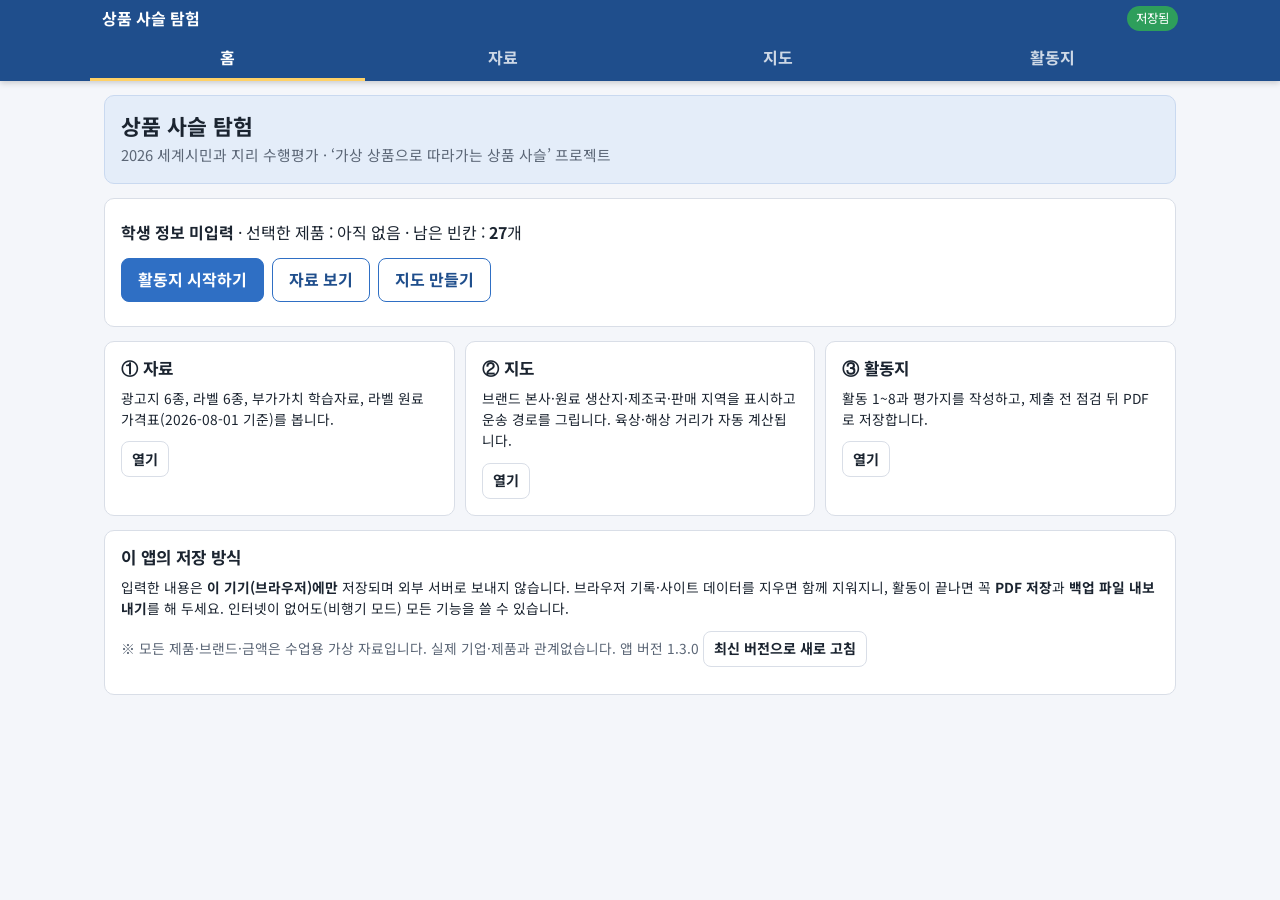
<file: index.html>
<!doctype html>
<html lang="ko">
<head>
<meta charset="utf-8">
<meta name="viewport" content="width=device-width, initial-scale=1, viewport-fit=cover">
<meta name="theme-color" content="#1f4e8c">
<meta name="description" content="2026 세계시민과 지리 수행평가 · 가상 상품으로 따라가는 상품 사슬 프로젝트 — 자료·지도·활동지 앱">
<title>상품 사슬 탐험</title>
<link rel="manifest" href="manifest.webmanifest">
<link rel="icon" href="assets/icon-192.png" type="image/png">
<link rel="apple-touch-icon" href="assets/icon-192.png">
<link rel="stylesheet" href="css/app.css">
</head>
<body>
<header id="topbar">
  <div class="inner">
    <span class="title">상품 사슬 탐험</span>
    <span id="saveStatus" data-state="saved">저장됨</span>
  </div>
  <nav id="tabs" aria-label="주 메뉴">
    <button data-tab="home">홈</button>
    <button data-tab="res">자료</button>
    <button data-tab="map">지도</button>
    <button data-tab="ws">활동지</button>
  </nav>
</header>
<main id="main"><div class="card">불러오는 중…</div></main>
<div id="navbar" hidden>
  <div class="inner">
    <button class="btn sec" id="btnPrev">이전</button>
    <span class="spacer" id="navPos"></span>
    <button class="btn" id="btnNext">다음</button>
  </div>
</div>
<div id="toast" hidden></div>
<div id="pdfRoot" aria-hidden="true"></div>

<script src="lib/localforage.min.js"></script>
<script src="lib/html2canvas.min.js"></script>
<script src="lib/jspdf.umd.min.js"></script>
<script src="js/data.js"></script>
<script src="js/geo.js"></script>
<script src="js/store.js"></script>
<script src="js/map.js"></script>
<script src="js/resources.js"></script>
<script src="js/worksheet.js"></script>
<script src="js/pdf.js"></script>
<script src="js/main.js"></script>
</body>
</html>
</file>
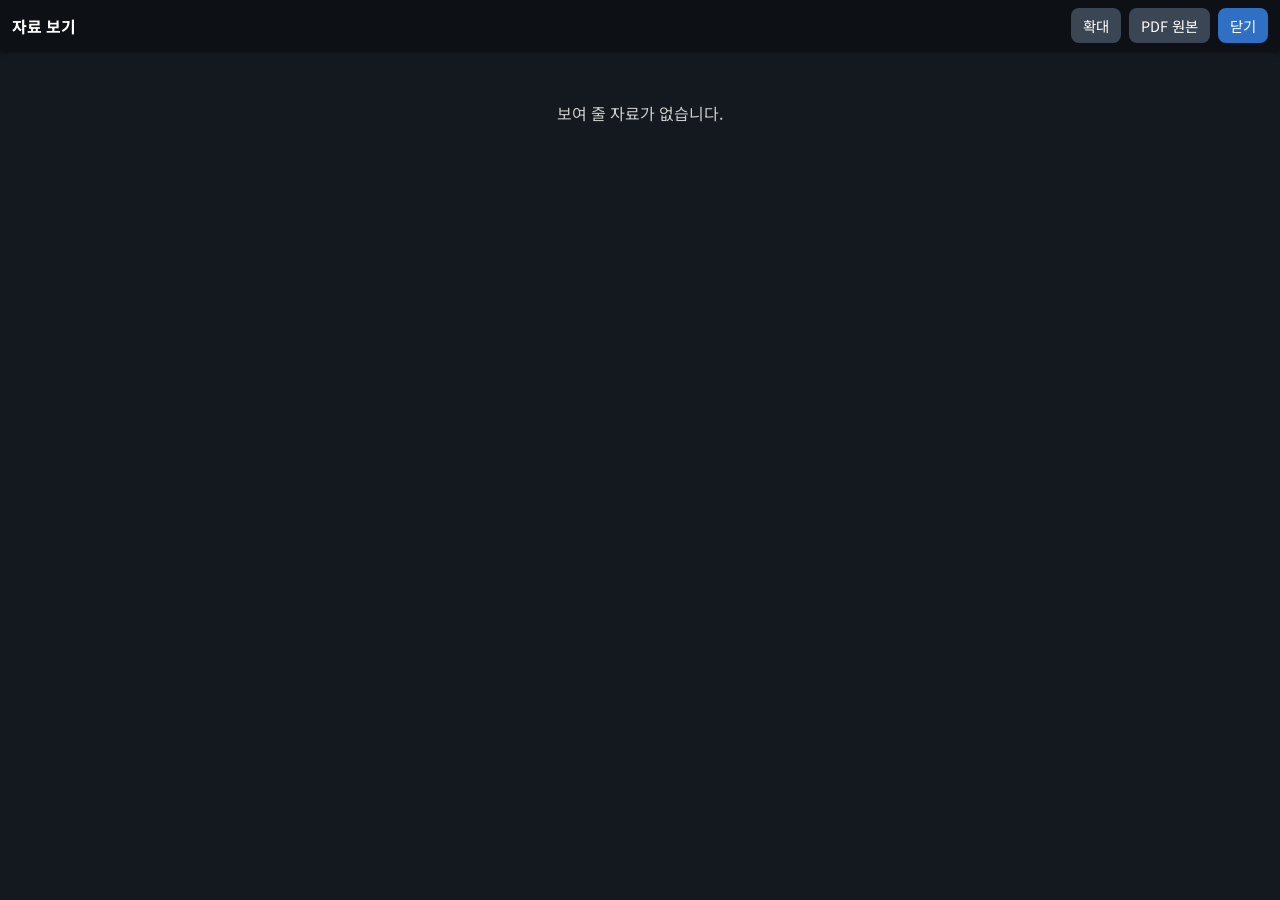
<file: view.html>
<!doctype html>
<html lang="ko">
<head>
<meta charset="utf-8">
<meta name="viewport" content="width=device-width, initial-scale=1">
<meta name="theme-color" content="#1f4e8c">
<title>자료 보기 · 상품 사슬 탐험</title>
<link rel="icon" href="assets/icon-192.png" type="image/png">
<style>
  @font-face { font-family: 'Noto Sans KR'; font-weight: 400; src: url('fonts/NotoSansKR-400.woff2') format('woff2'); font-display: swap; }
  @font-face { font-family: 'Noto Sans KR'; font-weight: 700; src: url('fonts/NotoSansKR-700.woff2') format('woff2'); font-display: swap; }
  html, body { margin: 0; background: #14191f; color: #fff; font-family: 'Noto Sans KR', system-ui, sans-serif; }
  .bar { position: sticky; top: 0; z-index: 2; display: flex; gap: 8px; align-items: center; padding: 8px 12px; background: #0d1116; box-shadow: 0 1px 4px rgba(0,0,0,.5); }
  .bar .ttl { flex: 1; font-weight: 700; font-size: 1rem; white-space: nowrap; overflow: hidden; text-overflow: ellipsis; }
  .btn { border: 0; border-radius: 8px; padding: 7px 12px; font: inherit; font-size: .9rem; cursor: pointer; background: #2f6fc4; color: #fff; text-decoration: none; display: inline-flex; align-items: center; }
  .btn.sec { background: #3a4654; }
  .body { overflow: auto; -webkit-overflow-scrolling: touch; text-align: center; padding: 10px 0 30px; }
  img { display: block; margin: 0 auto; width: min(100%, 900px); background: #fff; }
  img.z2 { width: 1400px; max-width: none; }
  .err { padding: 40px 16px; text-align: center; color: #ccc; }
</style>
</head>
<body>
<div class="bar"><span class="ttl" id="ttl">자료 보기</span><button class="btn sec" id="zoom" type="button">확대</button><a class="btn sec" id="pdf" target="_blank" rel="noopener" hidden>PDF 원본</a><button class="btn" id="close" type="button">닫기</button></div>
<div class="body" id="body"></div>
<script>
(function () {
  const q = new URLSearchParams(location.search);
  const src = q.get('src') || '', pdf = q.get('pdf') || '', title = q.get('title') || '자료 보기';
  const okImg = /^assets\/(ads|labels|va)\/[A-Za-z0-9_-]+\.png$/.test(src);
  const okPdf = /^assets\/pdf\/[A-Za-z0-9_-]+\.(pdf|xlsx)$/.test(pdf);
  document.getElementById('ttl').textContent = title; document.title = title + ' · 상품 사슬 탐험';
  const body = document.getElementById('body');
  if (!okImg) { body.innerHTML = '<div class="err">보여 줄 자료가 없습니다.</div>'; document.getElementById('zoom').hidden = true; }
  else { const im = document.createElement('img'); im.src = src; im.alt = title; body.appendChild(im);
    document.getElementById('zoom').addEventListener('click', function () { im.classList.toggle('z2'); this.textContent = im.classList.contains('z2') ? '원래 크기' : '확대'; }); }
  const a = document.getElementById('pdf'); if (okPdf) { a.href = pdf; a.hidden = false; }
  document.getElementById('close').addEventListener('click', function () { window.close(); if (!window.closed) history.back(); });
})();
</script>
</body>
</html>
</file>
<file: css/app.css>
@font-face { font-family: 'Noto Sans KR'; font-style: normal; font-weight: 400; font-display: swap; src: url('../fonts/NotoSansKR-400.woff2') format('woff2'); }
@font-face { font-family: 'Noto Sans KR'; font-style: normal; font-weight: 700; font-display: swap; src: url('../fonts/NotoSansKR-700.woff2') format('woff2'); }

:root {
  --bg: #f4f6fa; --card: #ffffff; --ink: #1b2430; --muted: #5b6676; --line: #d9dee7; --line2: #eef1f5;
  --brand: #1f4e8c; --brand2: #2f6fc4; --brand-soft: #e4edf9; --ok: #15803d; --ok-soft: #e4f5ea; --warn: #b45309; --warn-soft: #fff4e0;
  --err: #b91c1c; --err-soft: #fde8e8; --auto: #f3f0ff; --land: #e07b2a; --sea: #2563eb;
  --radius: 10px; --tap: 44px;
}
* { box-sizing: border-box; }
html { -webkit-text-size-adjust: 100%; }
body { margin: 0; font-family: 'Noto Sans KR', 'Apple SD Gothic Neo', 'Malgun Gothic', sans-serif; font-size: 16px; line-height: 1.55; color: var(--ink); background: var(--bg); }
button, input, select, textarea { font: inherit; color: inherit; }
h1, h2, h3, h4 { line-height: 1.3; margin: 0 0 .5em; }
h1 { font-size: 1.35rem; } h2 { font-size: 1.2rem; color: var(--brand); } h3 { font-size: 1.05rem; } h4 { font-size: 1rem; }
p { margin: .3em 0 .8em; }
a { color: var(--brand2); }
[hidden] { display: none !important; }
.muted { color: var(--muted); font-size: .92rem; }
.small { font-size: .86rem; }
.center { text-align: center; }
.right { text-align: right; }
.nowrap { white-space: nowrap; }

/* ── 상단 바 ── */
#topbar { position: sticky; top: 0; z-index: 50; background: var(--brand); color: #fff; box-shadow: 0 2px 6px rgba(0,0,0,.18); }
#topbar .inner { display: flex; align-items: center; gap: 8px; padding: 6px 12px; max-width: 1100px; margin: 0 auto; }
#topbar .title { font-weight: 700; font-size: 1rem; white-space: nowrap; flex: 1; overflow: hidden; text-overflow: ellipsis; }
#saveStatus { font-size: .78rem; padding: 3px 9px; border-radius: 999px; background: rgba(255,255,255,.18); white-space: nowrap; }
#saveStatus[data-state="saved"] { background: #2e9e5b; }
#saveStatus[data-state="saving"] { background: #c98a1b; }
#saveStatus[data-state="error"] { background: #c0392b; }
#tabs { display: flex; max-width: 1100px; margin: 0 auto; }
#tabs button { flex: 1; min-height: var(--tap); border: 0; background: transparent; color: rgba(255,255,255,.78); font-weight: 700; border-bottom: 3px solid transparent; cursor: pointer; }
#tabs button.active { color: #fff; border-bottom-color: #ffd166; }
#toast { position: fixed; left: 50%; bottom: 84px; transform: translateX(-50%); background: #1b2430; color: #fff; padding: 10px 16px; border-radius: 8px; z-index: 200; max-width: 90vw; font-size: .92rem; box-shadow: 0 4px 14px rgba(0,0,0,.3); }

/* ── 본문 ── */
main { max-width: 1100px; margin: 0 auto; padding: 14px 14px 110px; }
.card { background: var(--card); border: 1px solid var(--line); border-radius: var(--radius); padding: 16px; margin-bottom: 14px; }
.card.soft { background: var(--brand-soft); border-color: #c9d9f0; }
.card.warn { background: var(--warn-soft); border-color: #f1d6a3; }
.card.ok { background: var(--ok-soft); border-color: #b6e3c4; }
.card.err { background: var(--err-soft); border-color: #f3b4b4; }
.q { font-weight: 700; margin: 18px 0 8px; font-size: 1.02rem; }
.q .num { color: var(--brand); margin-right: 6px; }
.hint { color: var(--muted); font-size: .9rem; margin: -4px 0 8px; }
.row { display: flex; flex-wrap: wrap; gap: 8px; align-items: center; }
.row > * { flex: 1 1 140px; }
.row > .fixed { flex: 0 0 auto; }
.grid2 { display: grid; grid-template-columns: repeat(auto-fit, minmax(240px, 1fr)); gap: 10px; }
.grid3 { display: grid; grid-template-columns: repeat(auto-fit, minmax(180px, 1fr)); gap: 10px; }

label.f { display: block; font-size: .88rem; color: var(--muted); margin: 6px 0 2px; }
label.f .req { color: var(--err); }
input[type=text], input[type=number], input[type=search], select, textarea {
  width: 100%; min-height: var(--tap); padding: 8px 10px; border: 1px solid var(--line); border-radius: 8px; background: #fff; }
textarea { min-height: 90px; resize: vertical; }
input:focus, select:focus, textarea:focus { outline: 2px solid var(--brand2); outline-offset: 1px; }
input.auto, .auto-cell { background: var(--auto) !important; }
.cnt { font-size: .78rem; color: var(--muted); text-align: right; margin-top: 2px; }
.cnt.over { color: var(--err); font-weight: 700; }

button.btn { min-height: var(--tap); padding: 8px 16px; border-radius: 8px; border: 1px solid var(--brand2); background: var(--brand2); color: #fff; font-weight: 700; cursor: pointer; }
button.btn:disabled { opacity: .5; cursor: not-allowed; }
button.btn.sec { background: #fff; color: var(--brand); }
button.btn.ghost { background: transparent; border-color: var(--line); color: var(--ink); }
button.btn.danger { background: #fff; color: var(--err); border-color: var(--err); }
button.btn.sm { min-height: 36px; padding: 4px 10px; font-size: .88rem; }
.btnrow { display: flex; flex-wrap: wrap; gap: 8px; margin: 8px 0; }

.badge { display: inline-block; padding: 2px 8px; border-radius: 999px; font-size: .78rem; font-weight: 700; background: var(--line2); color: var(--muted); vertical-align: middle; }
.badge.auto { background: var(--auto); color: #6d28d9; }
.badge.ok { background: var(--ok-soft); color: var(--ok); }
.badge.warn { background: var(--warn-soft); color: var(--warn); }
.badge.err { background: var(--err-soft); color: var(--err); }
.badge.land { background: #fdebd9; color: var(--land); }
.badge.sea { background: #dbe7ff; color: var(--sea); }

.check-msg { margin: 6px 0; padding: 8px 12px; border-radius: 8px; font-weight: 700; }
.check-msg.ok { background: var(--ok-soft); color: var(--ok); }
.check-msg.warn { background: var(--warn-soft); color: var(--warn); }
.mark { display: inline-block; min-width: 1.4em; text-align: center; font-weight: 700; }
.mark.ok { color: var(--ok); } .mark.no { color: var(--err); }

/* ── 표 ── */
.tbl-wrap { overflow-x: auto; }
table.tbl { width: 100%; border-collapse: collapse; font-size: .93rem; }
table.tbl th, table.tbl td { border: 1px solid var(--line); padding: 6px 8px; vertical-align: top; }
table.tbl th { background: #eef2f8; font-weight: 700; text-align: center; }
table.tbl td.lab { background: #f7f8fb; font-weight: 700; text-align: center; white-space: nowrap; }
table.tbl td input, table.tbl td select, table.tbl td textarea { min-height: 40px; padding: 6px 8px; }
table.tbl td textarea { min-height: 60px; }
table.tbl tfoot td { background: #fbfbe8; font-weight: 700; }
table.tbl .num { text-align: right; }
.score-btns { display: flex; gap: 4px; }
.score-btns button { flex: 1; min-width: 36px; min-height: 40px; border: 1px solid var(--line); background: #fff; border-radius: 6px; cursor: pointer; font-weight: 700; }
.score-btns button.on { background: var(--brand2); color: #fff; border-color: var(--brand2); }
.ox { display: flex; gap: 4px; }
.ox button { flex: 1; min-height: 40px; border: 1px solid var(--line); background: #fff; border-radius: 6px; cursor: pointer; font-weight: 700; }
.ox button.on { background: var(--brand2); color: #fff; border-color: var(--brand2); }

@media (max-width: 640px) {
  table.tbl.resp, table.tbl.resp tbody, table.tbl.resp tr, table.tbl.resp td { display: block; width: 100%; }
  table.tbl.resp thead { display: none; }
  table.tbl.resp tr { border: 1px solid var(--line); border-radius: 8px; margin-bottom: 10px; background: #fff; padding: 6px; }
  table.tbl.resp td { border: 0; border-bottom: 1px dashed var(--line2); padding: 6px 4px; }
  table.tbl.resp td:last-child { border-bottom: 0; }
  table.tbl.resp td::before { content: attr(data-l); display: block; font-size: .8rem; color: var(--muted); font-weight: 700; margin-bottom: 2px; }
  table.tbl.resp td.lab { background: var(--brand-soft); border-radius: 6px; text-align: left; }
  table.tbl.resp td.lab::before { content: none; }
  table.tbl.resp td.nolab::before { content: none; }
  table.tbl.resp tfoot, table.tbl.resp tfoot tr, table.tbl.resp tfoot td { display: block; }
}

/* ── 진행 막대 ── */
#progress { display: flex; gap: 4px; overflow-x: auto; padding: 8px 0 10px; scrollbar-width: thin; }
#progress button { flex: 0 0 auto; min-width: 46px; min-height: 40px; border-radius: 8px; border: 1px solid var(--line); background: #fff; font-weight: 700; cursor: pointer; font-size: .85rem; padding: 0 8px; }
#progress button.active { background: var(--brand); color: #fff; border-color: var(--brand); }
#progress button.done { border-color: #86c79b; background: #eef9f1; }
#progress button.active.done { background: var(--brand); }

#navbar { position: fixed; left: 0; right: 0; bottom: 0; background: #fff; border-top: 1px solid var(--line); z-index: 40; padding: 8px 12px calc(8px + env(safe-area-inset-bottom, 0px)); }
#navbar .inner { max-width: 1100px; margin: 0 auto; display: flex; gap: 8px; align-items: center; }
#navbar .spacer { flex: 1; text-align: center; font-size: .85rem; color: var(--muted); }

/* ── 제품 카드 ── */
.products { display: grid; grid-template-columns: repeat(auto-fill, minmax(150px, 1fr)); gap: 10px; }
.pcard { border: 2px solid var(--line); border-radius: 10px; padding: 8px; background: #fff; cursor: pointer; text-align: left; position: relative; }
.pcard.sel { border-color: var(--brand2); box-shadow: 0 0 0 3px var(--brand-soft); }
.pcard img { width: 100%; aspect-ratio: 1192/1686; object-fit: cover; border-radius: 6px; background: #eee; }
.pcard .nm { font-weight: 700; margin-top: 6px; }
.pcard .sl { font-size: .85rem; color: var(--muted); }
.pcard .pr { font-size: .9rem; color: var(--brand); font-weight: 700; }
.pcard .zoom { position: absolute; top: 12px; right: 12px; background: rgba(0,0,0,.55); color: #fff; border: 0; border-radius: 6px; padding: 4px 8px; font-size: .78rem; cursor: pointer; }
.pcard .tick { position: absolute; top: 10px; left: 10px; width: 28px; height: 28px; border-radius: 50%; background: var(--brand2); color: #fff; display: none; align-items: center; justify-content: center; font-weight: 700; }
.pcard.sel .tick { display: flex; }

/* ── 자료 보기 ── */
.gallery { display: grid; grid-template-columns: repeat(auto-fill, minmax(150px, 1fr)); gap: 10px; }
.gallery figure { margin: 0; border: 1px solid var(--line); border-radius: 8px; padding: 6px; background: #fff; cursor: pointer; }
.gallery img { width: 100%; border-radius: 4px; background: #eee; }
.gallery figcaption { font-size: .85rem; text-align: center; padding-top: 4px; font-weight: 700; }
#viewer { position: fixed; inset: 0; background: rgba(10,14,22,.94); z-index: 300; display: flex; flex-direction: column; }
#viewer .bar { display: flex; gap: 8px; align-items: center; padding: 8px 12px; color: #fff; }
#viewer .bar .ttl { flex: 1; font-weight: 700; }
#viewer .body { flex: 1; overflow: auto; -webkit-overflow-scrolling: touch; text-align: center; padding: 0 0 20px; }
#viewer img { max-width: none; width: min(100%, 900px); display: block; margin: 0 auto; transform-origin: top center; }
#viewer img.z2 { width: 1400px; max-width: none; }
.subtabs { display: flex; flex-wrap: wrap; gap: 6px; margin-bottom: 12px; }
.subtabs button { min-height: 40px; padding: 6px 12px; border-radius: 999px; border: 1px solid var(--line); background: #fff; font-weight: 700; cursor: pointer; }
.subtabs button.active { background: var(--brand); color: #fff; border-color: var(--brand); }
.va-bar { display: flex; height: 28px; border-radius: 6px; overflow: hidden; margin: 8px 0; }
.va-bar span { display: block; height: 100%; }
.legend { display: flex; flex-wrap: wrap; gap: 6px 14px; font-size: .85rem; }
.legend i { display: inline-block; width: 12px; height: 12px; border-radius: 3px; margin-right: 4px; vertical-align: -1px; }

/* ── 지도 ── */
#mapWrap { position: relative; width: 100%; border: 1px solid var(--line); border-radius: 8px; overflow: hidden; background: #cfe2f3; touch-action: none; user-select: none; }
#mapCanvas { display: block; width: 100%; height: auto; }
#mapTools { position: absolute; right: 8px; top: 8px; display: flex; flex-direction: column; gap: 4px; }
#mapTools button { width: 40px; height: 40px; border-radius: 8px; border: 1px solid var(--line); background: rgba(255,255,255,.95); font-weight: 700; cursor: pointer; font-size: 1.1rem; }
#mapHint { position: absolute; left: 8px; bottom: 8px; background: rgba(255,255,255,.9); border-radius: 6px; padding: 4px 8px; font-size: .78rem; color: var(--muted); max-width: 70%; }
.place-list, .leg-list { list-style: none; margin: 0; padding: 0; }
.place-list li, .leg-list li { display: flex; align-items: center; gap: 8px; padding: 6px 4px; border-bottom: 1px solid var(--line2); flex-wrap: wrap; }
.place-list .sym { font-size: 1.1rem; width: 1.4em; text-align: center; }
.place-list .nm, .leg-list .nm { flex: 1 1 160px; }
.place-list input.lbl { flex: 1 1 160px; min-height: 36px; padding: 4px 8px; }
.leg-list .dist { font-size: .85rem; white-space: nowrap; }
.x { min-width: 36px; min-height: 36px; border: 1px solid var(--line); background: #fff; border-radius: 6px; cursor: pointer; color: var(--err); font-weight: 700; }
.sugg { position: relative; }
.sugg ul { position: absolute; z-index: 20; left: 0; right: 0; top: 100%; background: #fff; border: 1px solid var(--line); border-radius: 0 0 8px 8px; list-style: none; margin: 0; padding: 0; max-height: 220px; overflow: auto; box-shadow: 0 6px 16px rgba(0,0,0,.12); }
.sugg li { padding: 8px 10px; cursor: pointer; border-bottom: 1px solid var(--line2); }
.sugg li:hover, .sugg li.on { background: var(--brand-soft); }
.sugg li small { color: var(--muted); margin-left: 6px; }

.stat { display: inline-block; padding: 6px 12px; border-radius: 8px; background: var(--line2); margin: 2px 4px 2px 0; font-size: .92rem; }
.stat b { font-size: 1.05rem; }

.mapimg { max-width: 100%; border: 1px solid var(--line); border-radius: 6px; }
.labelimg, .adimg { display: block; width: 100%; max-width: 380px; margin: 10px auto 0; border: 1px solid var(--line); border-radius: 6px; background: #fff; }
.adimg { max-width: 460px; }
.vaimg { max-width: 760px; }
.vatbl { font-size: .88rem; }
.vatbl td.num { white-space: nowrap; }
.collapse > summary { cursor: pointer; font-weight: 700; padding: 8px 0; }
details.collapse { border: 1px solid var(--line); border-radius: 8px; padding: 4px 12px; margin-bottom: 12px; background: #fff; }

.steps li { margin-bottom: 6px; }
.chip-list { display: flex; flex-wrap: wrap; gap: 6px; }
.chip { padding: 4px 10px; background: var(--line2); border-radius: 999px; font-size: .85rem; }

.review-item { display: flex; justify-content: space-between; align-items: center; padding: 10px 4px; border-bottom: 1px solid var(--line2); cursor: pointer; }
.review-item:hover { background: var(--brand-soft); }

.overlay { position: fixed; inset: 0; background: rgba(0,0,0,.45); z-index: 150; display: flex; align-items: center; justify-content: center; padding: 16px; }
.dialog { background: #fff; border-radius: 12px; padding: 18px; max-width: 460px; width: 100%; box-shadow: 0 10px 40px rgba(0,0,0,.3); }
.dialog h3 { margin-top: 0; }

/* ── PDF 숨김 화면 ── */
#pdfRoot { position: absolute; left: -10000px; top: 0; width: 794px; background: #fff; color: #000; font-family: 'Noto Sans KR', sans-serif; font-size: 13px; line-height: 1.5; }
#pdfRoot .pb { padding: 4px 0 10px; }
#pdfRoot h1 { font-size: 22px; text-align: center; margin: 8px 0 14px; }
#pdfRoot h2 { font-size: 16px; margin: 6px 0 6px; color: #000; }
#pdfRoot .q { font-size: 14px; font-weight: 700; margin: 10px 0 6px; }
#pdfRoot .hint { font-size: 11.5px; color: #444; margin: -2px 0 6px; }
#pdfRoot table { width: 100%; border-collapse: collapse; table-layout: fixed; font-size: 12px; }
#pdfRoot th, #pdfRoot td { border: 1px solid #333; padding: 5px 6px; vertical-align: top; word-break: break-all; }
#pdfRoot th { background: #eee; text-align: center; font-weight: 700; }
#pdfRoot td.lab { background: #f3f3f3; text-align: center; font-weight: 700; }
#pdfRoot td.num { text-align: right; }
#pdfRoot .box { border: 1px solid #333; min-height: 70px; padding: 6px 8px; white-space: pre-wrap; word-break: break-all; }
#pdfRoot .box.tall { min-height: 120px; }
#pdfRoot .box.short { min-height: 42px; }
#pdfRoot .hdr { display: flex; justify-content: space-between; font-size: 11.5px; border-bottom: 1px solid #000; padding-bottom: 3px; }
#pdfRoot .cover p { margin: 4px 0; font-size: 13px; }
#pdfRoot .kv { display: grid; grid-template-columns: 140px 1fr; }
#pdfRoot .kv > div { border: 1px solid #333; padding: 5px 8px; }
#pdfRoot .kv > div:nth-child(odd) { background: #f3f3f3; font-weight: 700; text-align: center; }
#pdfRoot img.map { width: 100%; border: 1px solid #333; }
#pdfRoot .empty { color: #bbb; }

@media (max-width: 600px) {
  #mapHint { display: none; }
  #mapTools button { width: 36px; height: 36px; }
}
</file>
